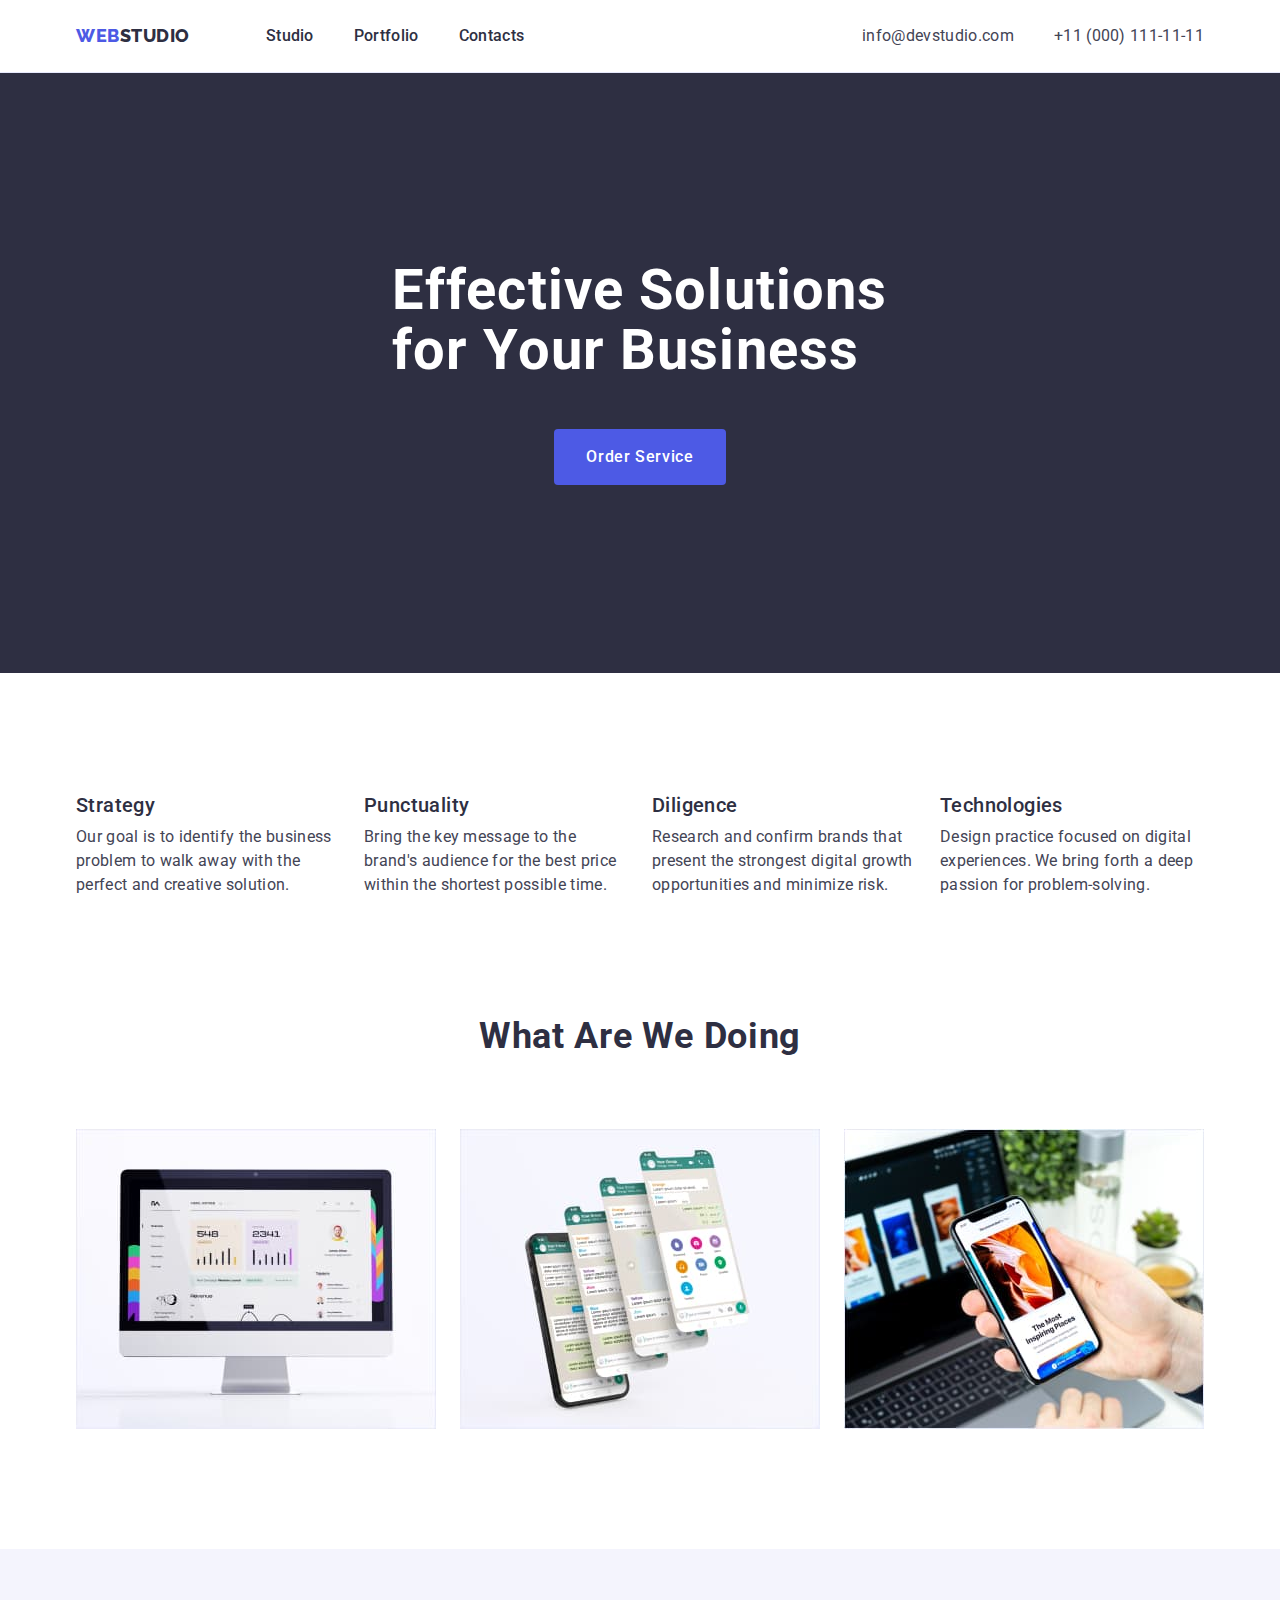
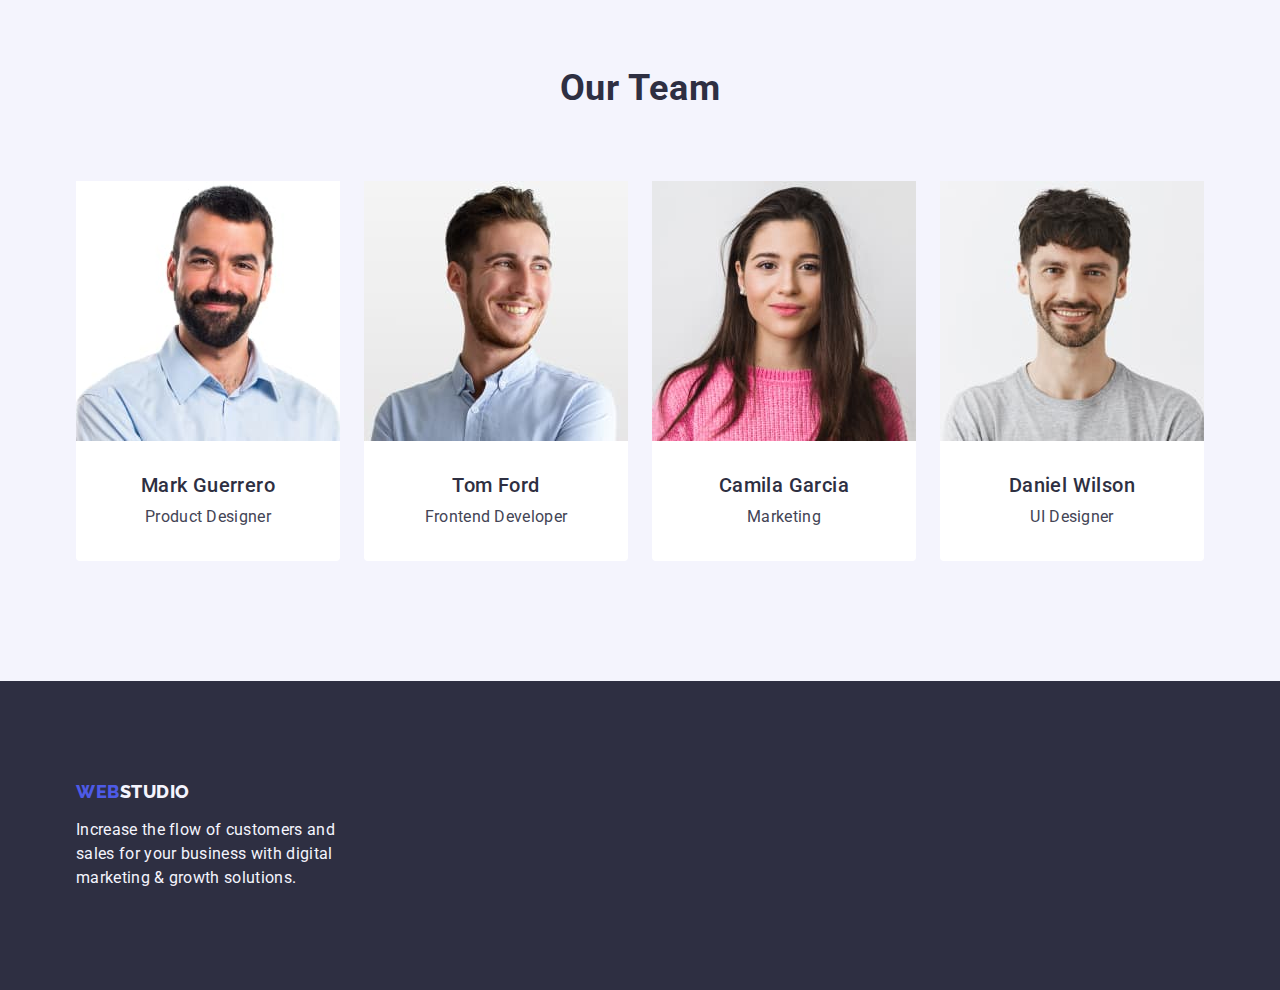
<file: index.html>
<!DOCTYPE html>
<html lang="en">
<head>
    <meta charset="UTF-8">
    <meta http-equiv="X-UA-Compatible" content="IE=edge">
    <meta name="viewport" content="width=device-width, initial-scale=1.0">
    <title>WebStudio</title>
    <link rel="stylesheet" href="https://cdn.jsdelivr.net/npm/modern-normalize@1.1.0/modern-normalize.min.css">
    <link rel="preconnect" href="https://fonts.googleapis.com">
    <link rel="preconnect" href="https://fonts.gstatic.com" crossorigin>
    <link
        href="https://fonts.googleapis.com/css2?family=Raleway:wght@800&family=Roboto:wght@400;500;700;900&family=Tilt+Prism&display=swap"
        rel="stylesheet">
    <link rel="stylesheet" href="./css/styles.css">
</head>
<body>
    <div class="page-container">
        <header class="header">
            <div class="header-container container">   
                <nav class="page-nav">
                    <a class="logo-main link" href="./index.html">Web<span class="logo-accent">Studio</span></a>
                    <ul class="nav-menu list">
                        <li>
                            <a class="page-link link" href="./index.html">Studio</a>
                        </li>
                        <li>
                            <a class="page-link link" href="./portfolio.html">Portfolio</a>
                        </li>
                        <li>
                            <a class="page-link link" href="">Contacts</a>
                        </li>
                    </ul>
                </nav>

                <address class="contacts">
                    <ul class="contacts-list list">
                        <li>
                            <a class="contacts-link link" href="mailto:info@devstudio.com">info@devstudio.com</a>
                        </li>
                        <li>
                            <a class="contacts-link link" href="tel:+110001111111">+11 (000) 111-11-11</a>
                        </li>
                    </ul>
                </address>
            </div>
        </header>

        <main>
            
            <section class="title-bloc">
                <div class="container">
                        <h1 class="main-title">Effective Solutions for Your Business</h1>
                        <button class="button-title" type="button">Order Service</button>
                </div>
            </section>
            
            <section class="values-bloc">
                <div class="container">
                    <h2 class="lost-title">Our Values</h2>
                    <ul class="values-list list">
                        <li class="values-items">
                            <h3 class="sub-title">Strategy</h3>
                            <p class="text">
                                Our goal is to identify the business problem to walk away with the perfect and creative solution.
                            </p>
                        </li>
                        <li class="values-items">
                            <h3 class="sub-title">Punctuality</h3>
                            <p class="text">
                                Bring the key message to the brand's audience for the best price within the shortest possible time.
                            </p>
                        </li>
                        <li class="values-items">
                            <h3 class="sub-title">Diligence</h3>
                            <p class="text">
                                Research and confirm brands that present the strongest digital growth opportunities and minimize risk.
                            </p>
                        </li>
                        <li class="values-items">
                            <h3 class="sub-title">Technologies</h3>
                            <p class="text">
                                Design practice focused on digital experiences. We bring forth a deep passion for problem-solving.
                            </p>
                        </li>
                    </ul>
                </div>
            </section>

            <section class="doing-bloc">
                <div class="container">
                    <h2 class="parts-title">What are we doing</h2>
                    <ul class="doing-list list">
                        <li class="doing-items">
                            <img  class="doing-img"
                                src="./images/img1.jpg"
                                alt="Computer screen"
                                width="360"
                                height="300"
                            >
                        </li>
                        <li class="doing-items">
                            <img class="doing-img"
                                src="./images/img2.jpg"
                                alt="Tabs on your smartphone"
                                width="360"
                                height="300"
                            >
                        </li>
                        <li class="doing-items">
                            <img class="doing-img"
                                src="./images/img3.jpg"
                                alt="Phone in hand"
                                width="360"
                                height="300"
                            >
                        </li>
                    </ul>
                </div>
            </section>

            <section class="team-bloc">
                <div class="container">
                    <h2 class="parts-title">Our Team</h2>
                    <ul class="team-list list">
                        <li class="team-card">
                            <img  class="team-img"
                            src="./images/teamcard1.jpg"
                            alt="Product Designer Mark Guerrero"
                            width="264"
                            height="260"
                            >
                            <div class="team-card-text">
                                <h3 class="sub-title">Mark Guerrero</h3>
                                <p class="text">Product Designer</p>
                            </div>
                        </li>
                        <li class="team-card">
                            <img class="team-img"
                            src="./images/teamcard2.jpg"
                            alt="Frontend Developer Tom Ford"
                            width="264"
                            height="260"
                            >
                            <div class="team-card-text">
                                <h3 class="sub-title">Tom Ford</h3>
                                <p class="text">Frontend Developer</p>
                            </div>
                        </li>
                        <li class="team-card">
                            <img class="team-img"
                            src="./images/teamcard3.jpg"
                            alt="Marketing Camila Garcia"
                            width="264"
                            height="260"
                            >
                            <div class="team-card-text">
                                <h3 class="sub-title">Camila Garcia</h3>
                                <p class="text">Marketing</p>
                            </div>
                        </li>
                        <li class="team-card">
                            <img class="team-img"
                            src="./images/teamcard4.jpg"
                            alt="UI Designer Daniel Wilson"
                            width="264"
                            height="260"
                            >
                            <div class="team-card-text">
                                <h3 class="sub-title">Daniel Wilson</h3>
                                <p class="text">UI Designer</p>
                            </div>
                        </li>
                    </ul>
                </div>
            </section>
        </main>

        <footer class="lower-bloc">
            <div class="container">
                <a class="logo-main link" href="./index.html">Web<span class="logo-accent-lower">Studio</span></a>
                <p class="lower-text">
                Increase the flow of customers and sales for your business with digital marketing & growth solutions.
                </p>   
            </div>
        </footer>
    </div>
</body>
</html>
</file>
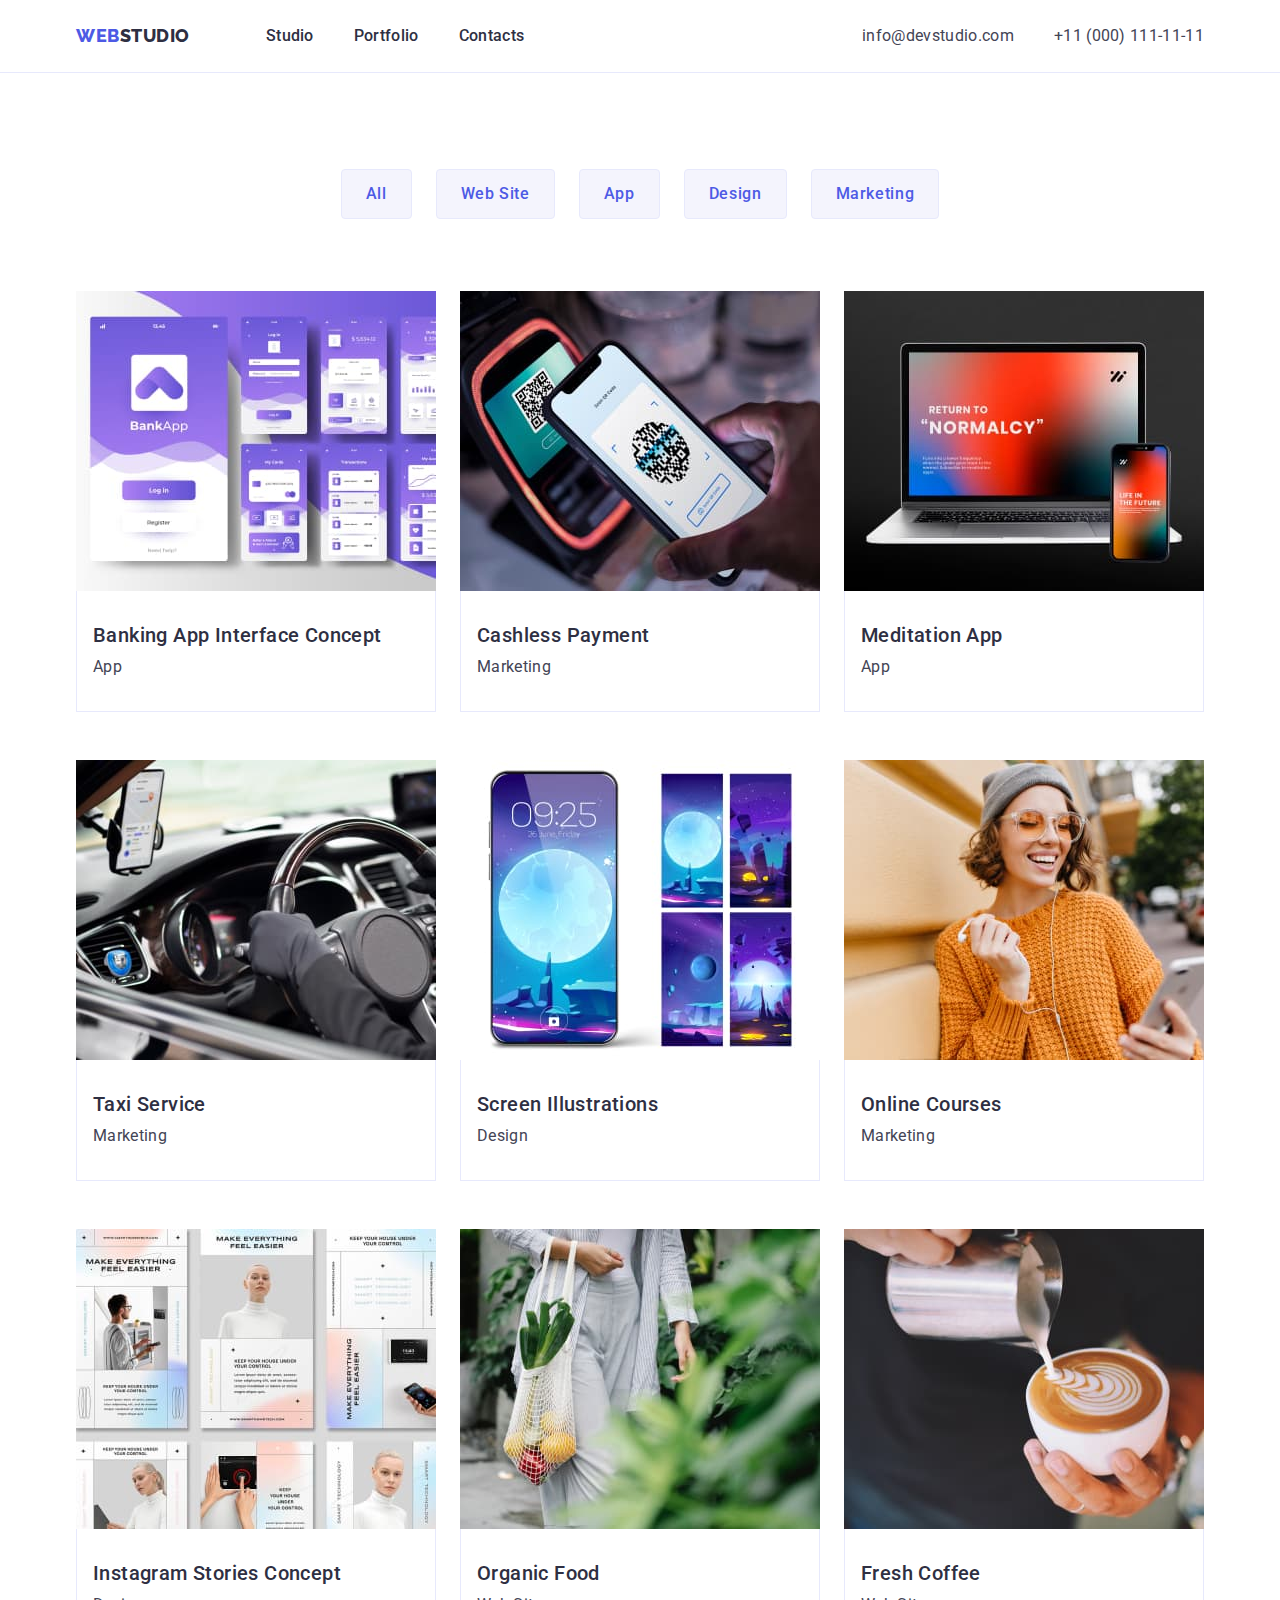
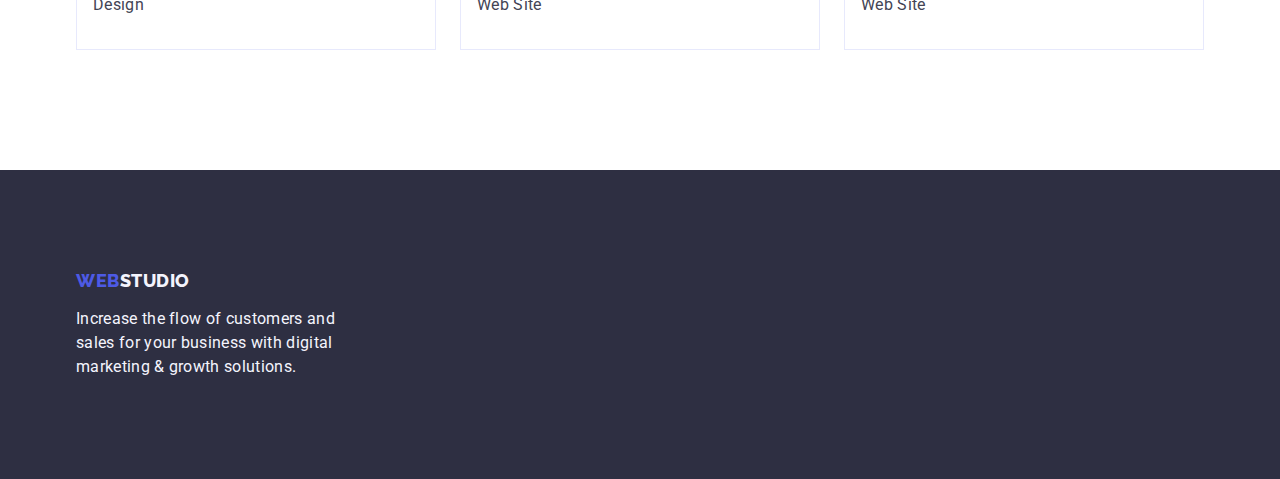
<file: portfolio.html>
<!DOCTYPE html>
<html lang="en">

<head>
    <meta charset="UTF-8">
    <meta http-equiv="X-UA-Compatible" content="IE=edge">
    <meta name="viewport" content="width=device-width, initial-scale=1.0">
    <title>Portfolio</title>
    <link rel="stylesheet" href="https://cdn.jsdelivr.net/npm/modern-normalize@1.1.0/modern-normalize.min.css">
    <link rel="preconnect" href="https://fonts.googleapis.com">
    <link rel="preconnect" href="https://fonts.gstatic.com" crossorigin>
    <link
        href="https://fonts.googleapis.com/css2?family=Raleway:wght@800&family=Roboto:wght@400;500;700;900&family=Tilt+Prism&display=swap"
        rel="stylesheet">
    <link rel="stylesheet" href="./css/styles.css">
</head>

<body>
    <header class="header">
        <div class="header-container container">
            <nav class="page-nav">
                <a class="logo-main link" href="./index.html">Web<span class="logo-accent">Studio</span></a>
                <ul class="nav-menu list">
                    <li>
                        <a class="page-link link" href="./index.html">Studio</a>
                    </li>
                    <li>
                        <a class="page-link link" href="./portfolio.html">Portfolio</a>
                    </li>
                    <li>
                        <a class="page-link link" href="">Contacts</a>
                    </li>
                </ul>
            </nav>

            <address class="contacts">
                <ul class="contacts-list list">
                    <li>
                        <a class="contacts-link link" href="mailto:info@devstudio.com">info@devstudio.com</a>
                    </li>
                    <li>
                        <a  class="contacts-link link" href="tel:+110001111111">+11 (000) 111-11-11</a>
                    </li>
                </ul>
            </address>
            </div>
    </header>

    <main>
        <section class="portfolio-section">
            <div class="container">
                <h1 class="lost-title">Portfolio</h1>
                <ul class="filter-list list">
                    <li>
                        <button class="filter" type="button">All</button>
                    </li>
                    <li>
                        <button class="filter" type="button">Web Site</button>
                    </li>
                    <li>
                        <button class="filter" type="button">App</button>
                    </li>
                    <li>
                        <button class="filter" type="button">Design</button>
                    </li>
                    <li>
                        <button class="filter" type="button">Marketing</button>
                    </li>
                </ul>

                <ul class="project-card-list list">
                    <li class="project-card-items">
                        <a class="project-card-link link" href="">
                            <img class="project-card-img"
                            src="./images/card1.jpg"
                            alt="Banking App Interface Concept"
                            width="360"
                            height="300">
                            <div class="project-card-text">
                            <h2 class="sub-title">Banking App Interface Concept</h2>
                            <p class="text">App</p>
                            </div>
                        </a>
                    </li>
                    <li class="project-card-items">
                        <a class="project-card-link link" href="">
                            <img class="project-card-img"
                            src="./images/card2.jpg"
                            alt="Cashless Payment"
                            width="360"
                            height="300"
                            >
                            <div class="project-card-text">
                            <h2 class="sub-title">Cashless Payment</h2>
                            <p class="text">Marketing</p>
                            </div>
                        </a>
                    </li>
                    <li class="project-card-items">
                        <a class="project-card-link link" href="">
                            <img class="project-card-img"
                            src="./images/card3.jpg"
                            alt="laptop and smartphone"
                            width="360"
                            height="300"
                            >
                            <div class="project-card-text">
                            <h2 class="sub-title">Meditation App</h2>
                            <p class="text">App</p>
                            </div>
                        </a>
                    </li>
                    <li class="project-card-items">
                        <a class="project-card-link link" href="">
                            <img class="project-card-img"
                            src="./images/card4.jpg"
                            alt="Steering wheel of a car with the driver's hands on it"
                            width="360"
                            height="300"
                            >
                            <div class="project-card-text">
                            <h2 class="sub-title">Taxi Service</h2>
                            <p class="text">Marketing</p>
                            </div>
                        </a>
                    </li>
                    <li class="project-card-items">
                        <a class="project-card-link link" href="">
                            <img class="project-card-img"
                            src="./images/card5.jpg"
                            alt="Screen Illustrations"
                            width="360"
                            height="300"
                            >
                            <div class="project-card-text">
                            <h2 class="sub-title">Screen Illustrations</h2>
                            <p class="text">Design</p>
                            </div>
                        </a>
                    </li>
                    <li class="project-card-items">
                        <a  class="project-card-link link" href="">
                            <img class="project-card-img"
                            src="./images/card6.jpg"
                            alt="The girl in headphones looks at the phone"
                            width="360"
                            height="300"
                            >
                            <div class="project-card-text">
                            <h2 class="sub-title">Online Courses</h2>
                            <p class="text">Marketing</p>
                            </div>
                        </a>
                    </li>
                    <li class="project-card-items">
                        <a class="project-card-link link" href="">
                            <img class="project-card-img"
                            src="./images/card7.jpg"
                            alt="Example of instagram stories"
                            width="360" height="300"
                            >
                            <div class="project-card-text">
                            <h2 class="sub-title">Instagram Stories Concept</h2>
                            <p class="text">Design</p>
                            </div>
                        </a>
                    </li>
                    <li class="project-card-items">
                        <a class="project-card-link link" href="">
                            <img class="project-card-img"
                            src="./images/card8.jpg"
                            alt="Organic Food"
                            width="360"
                            height="300"
                            >
                            <div class="project-card-text">
                            <h2 class="sub-title">Organic Food</h2>
                            <p class="text">Web Site</p>
                            </div>
                        </a>
                    </li>
                    <li class="project-card-items">
                        <a class="project-card-link link" href="">
                            <img class="project-card-img"
                            src="./images/card9.jpg"
                            alt="Fresh Coffee"
                            width="360"
                            height="300"
                            >
                            <div class="project-card-text">
                            <h2 class="sub-title">Fresh Coffee</h2>
                            <p class="text">Web Site</p>
                            </div>
                        </a>
                    </li>
                </ul>
            </div>
        </section>
    </main>

    <footer class="lower-bloc">
    <div class="container">
        <a class="logo-main link" href="./index.html">Web<span class="logo-accent-lower">Studio</span></a>
        <p class="lower-text">
            Increase the flow of customers and sales for your business with digital marketing & growth solutions.
        </p>
    </div>
    </footer>
    </body>
    
    </html>
</file>
<file: css/styles.css>
:root {
    --brand-color-iris: #4d5ae5;
    --active-ocean: #404BBF;
    --headings-navy-blue: #2E2F42;
    --text-slate: #434455;
    --white: #FFFFFF;
    --cloud: #F4F4FD;
    --cornflower: #E7E9FC;
}

body {
    font-family: "Roboto", sans-serif;
    font-size: 16px;
    color: var(--text-slate);
    background-color: #FFF;
    line-height: 1.5;
    letter-spacing: 0.32px;
}

h1,
h2,
h3,
p {
    margin: 0;
}

img{
    display: block;
    max-width: 100%;
}

.lost-title {
    position: absolute;
    width: 1px;
    height: 1px;
    margin: -1px;
    border: 0;
    padding: 0;
    white-space: nowrap;
    clip-path: inset(100%);
    clip: rect(0 0 0 0);
    overflow: hidden;
}

.list {
    list-style-type: none;
    margin: 0;
    padding: 0;
}

.link {
    text-decoration: none;
}

.container {
    width: 1158px;
    padding: 0 15px;
    margin: 0 auto;
}

/**------------------Header--------------*/

.header{
    border-bottom: 1px solid var(--cornflower);
    background: var(--white);
}

.header-container {
    display: flex;
}

.page-nav{
    display: flex;
    align-items: center;
}

.logo-main {
    color: var(--brand-color-iris);
    font-size: 18px;
    font-family: "Raleway", sans-serif;
    font-weight: 800;
    line-height: 1.17;
    letter-spacing: 0.54px;
    text-transform: uppercase;
    padding: 24px 0;
    display: block;
    margin-right: 76px;
}

.logo-accent {
    color: var(--headings-navy-blue);
}

.nav-menu {
    display: flex;
    gap: 40px;
}

.page-link {
    color: var(--headings-navy-blue);
    font-weight: 500;
    padding: 24px 0;
    display: block;
}

.page-link:hover,
.page-link:focus {
    color: var(--active-ocean);
}

.contacts {
    font-style: normal;
    margin-left: auto;
}

.contacts-list {
    display: flex;
    gap: 40px;
}
.contacts-link {
    color: var(--text-slate);
    display: block;
    padding: 24px 0;
}
.contacts .link:hover,
.contacts .link:focus {
    color: var(--active-ocean);
}

/**------------ Main Studio-----------*/

.title-bloc {
    background-color: var(--headings-navy-blue);
    padding: 188px 0;
}

.main-title {
    color: var(--white);
    font-size: 56px;
    font-weight: 700;
    line-height: 1.07;
    letter-spacing: 1.12px;
    max-width: 496px;
    margin: 0 auto;
    
}

.button-title {
    color: var(--white);
    background-color: var(--brand-color-iris);
    font-weight: 500;
    line-height: 1.5;
    letter-spacing: 0.64px;
    cursor: pointer;
    padding: 16px 32px;
    border: 0;
    border-radius: 4px;
    margin-top: 48px;
    margin-right: auto;
    margin-bottom: 0;
    margin-left: auto;
    display: block;
    min-width: 169px;
}

.button-title:hover,
.button-title:focus {
    background-color: var(--active-ocean);
}

/**------------Section2-----------*/

.values-bloc{
    padding: 120px 0;
}

.values-list{
    display: flex;
    gap: 24px;
}

.values-items{
    flex-basis: calc((100% - 3 * 24px) / 4);
}

.sub-title {
    color: var(--headings-navy-blue);
    font-size: 20px;
    font-weight: 500;
    line-height: 1.2;
    letter-spacing: 0.4px;
    margin-bottom: 8px;
}

/**-----------Section3------------ */

.doing-bloc{
    padding-bottom: 120px;
}

.parts-title {
    color: var(--headings-navy-blue);
    font-size: 36px;
    font-weight: 700;
    line-height: 1.11;
    letter-spacing: 0.72px;
    text-transform: capitalize;
    text-align: center;
    margin-bottom: 72px;
}

.doing-list{
    display: flex;
    gap: 24px;
}

.doing-items{
    flex-basis: calc((100% - 3 * 16px) / 3);
}

/**-----------Section4------------ */
.team-bloc {
    background-color: var(--cloud);
    padding: 120px 0;
}

.team-list{
    display: flex;
    flex-wrap: wrap;
    gap: 24px;
    margin-top: 72px;
    margin-right: auto;
    margin-left: auto;
    align-content: center;
}

.team-card {
    background-color: var(--white);
    width: calc((100% - 72px) / 4);
    border-radius: 0px 0px 4px 4px;
}

.team-card-text {
    padding: 32px 16px;
    text-align: center;
}

/**----------Footer----------------*/

/**__ glue footer*/
.page-container{
    min-height: 100vh;
    display: flex;
    flex-direction: column;
}

main {
    flex-grow: 1;
}

.lower-bloc {
    background-color: var(--headings-navy-blue);
    padding: 100px 0;
}
.lower-bloc .logo-main {
    display: inline-block;
    padding: 0;
    margin-bottom: 16px;
    margin-right: 0;
}

.lower-text {
    color: var(--cloud);
    font-weight: normal;
    max-width: 264px;
}

.logo-accent-lower {
    color:var(--cloud);
}

/**----------Portfolio*------------*/

.portfolio-section{
    padding: 96px 0 120px 0;
}

.filter-list{
    display: flex;
    gap: 24px;
    justify-content: center;
    margin-bottom: 72px;
}

.filter {
    color: var(--brand-color-iris);
    font-weight: 500;
    line-height: 1.5;
    letter-spacing: 0.64px;
    background-color: var(--cloud);
    cursor: pointer;
    padding: 12px 24px;
    border-radius: 4px;
    border: 1px solid var(--cornflower);
    background-color: var(--cloud);
}

.filter:hover,
.filter:focus {
    color: var(--white);
    background-color: var(--active-ocean);
    border: 1px solid transparent;
}

.project-card-list{
    display: flex;
    flex-wrap: wrap;
    gap: 24px;
    row-gap: 48px;
    align-content: center;
}

.project-card-items {
    flex-basis: calc((100% - 48px) / 3);
}

.project-card-text{
    padding: 32px 16px;
    border-right: 1px solid var(--cornflower);
    border-bottom: 1px solid var(--cornflower);
    border-left: 1px solid var(--cornflower);
}

.text {
    color: var(--text-slate);
    font-size: 16px;
    font-weight: normal;
    line-height: 1.5;
    letter-spacing: 0.32px;
}
</file>
